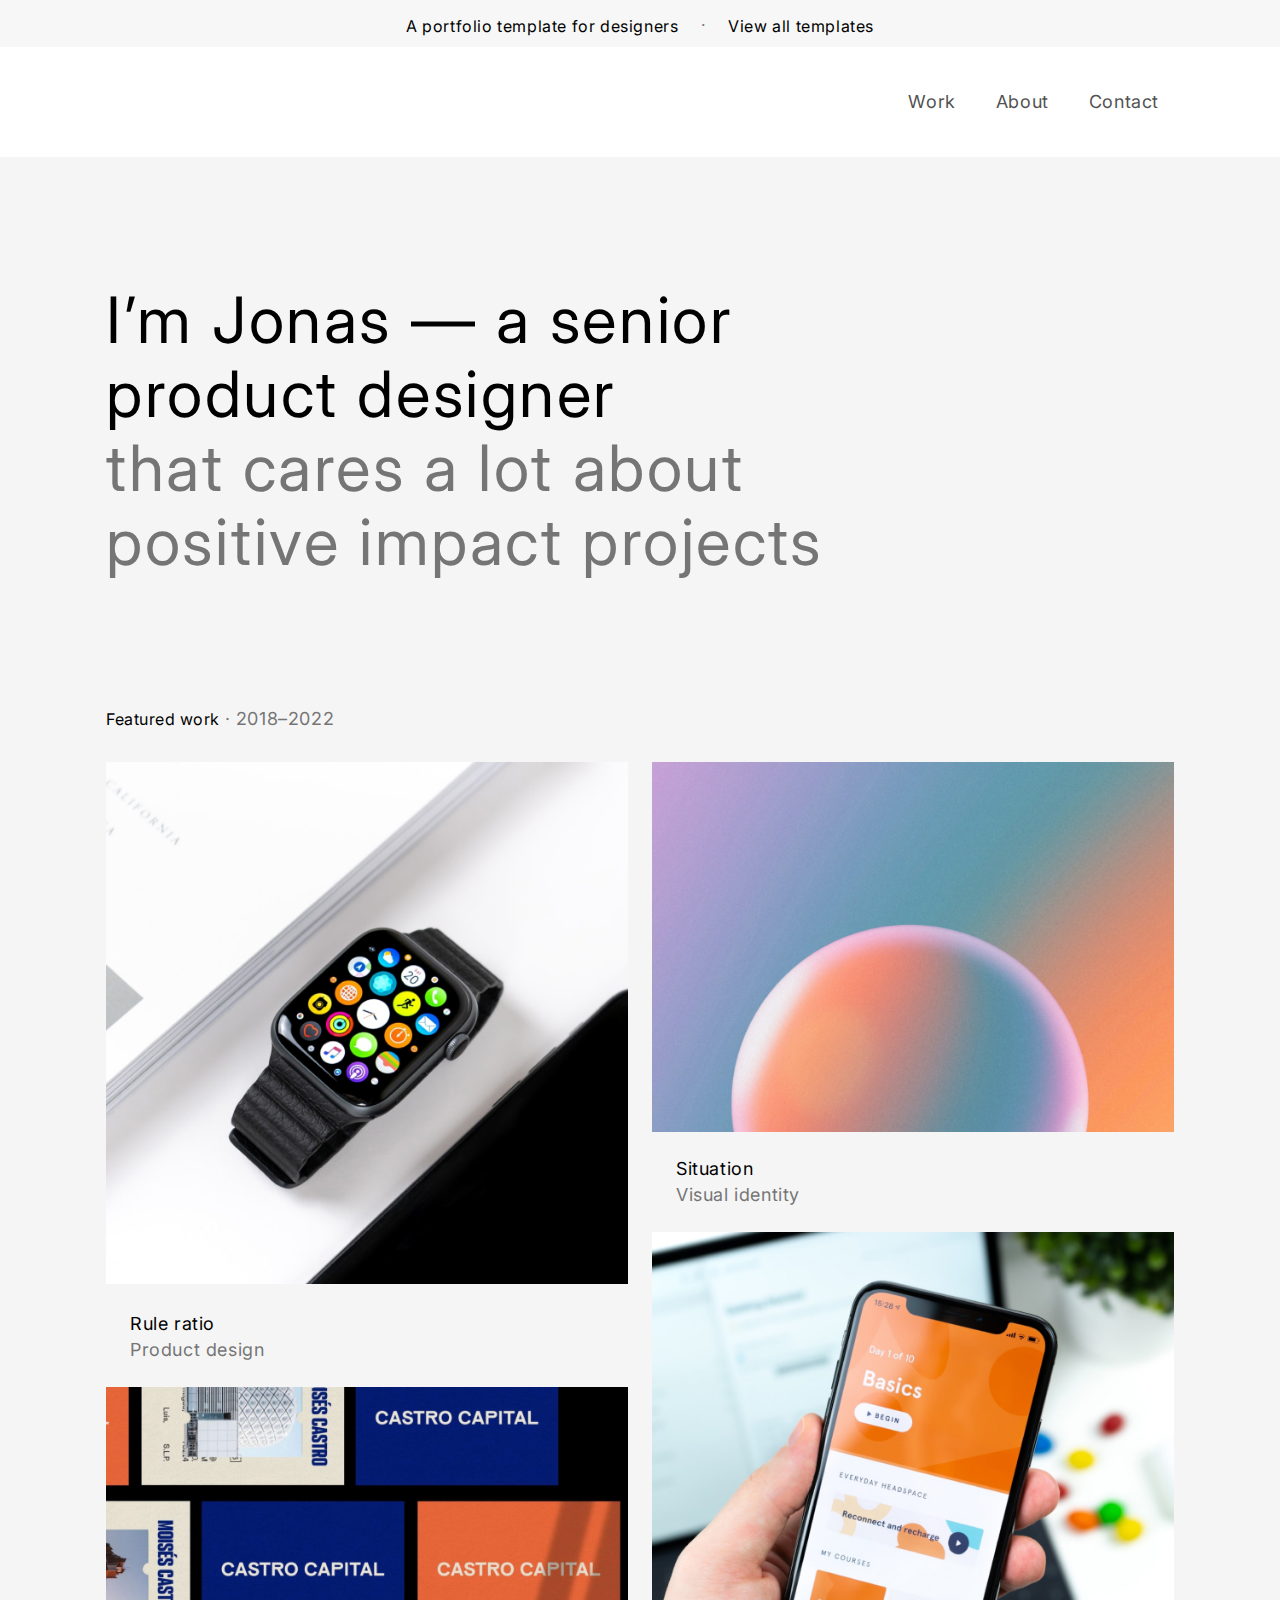
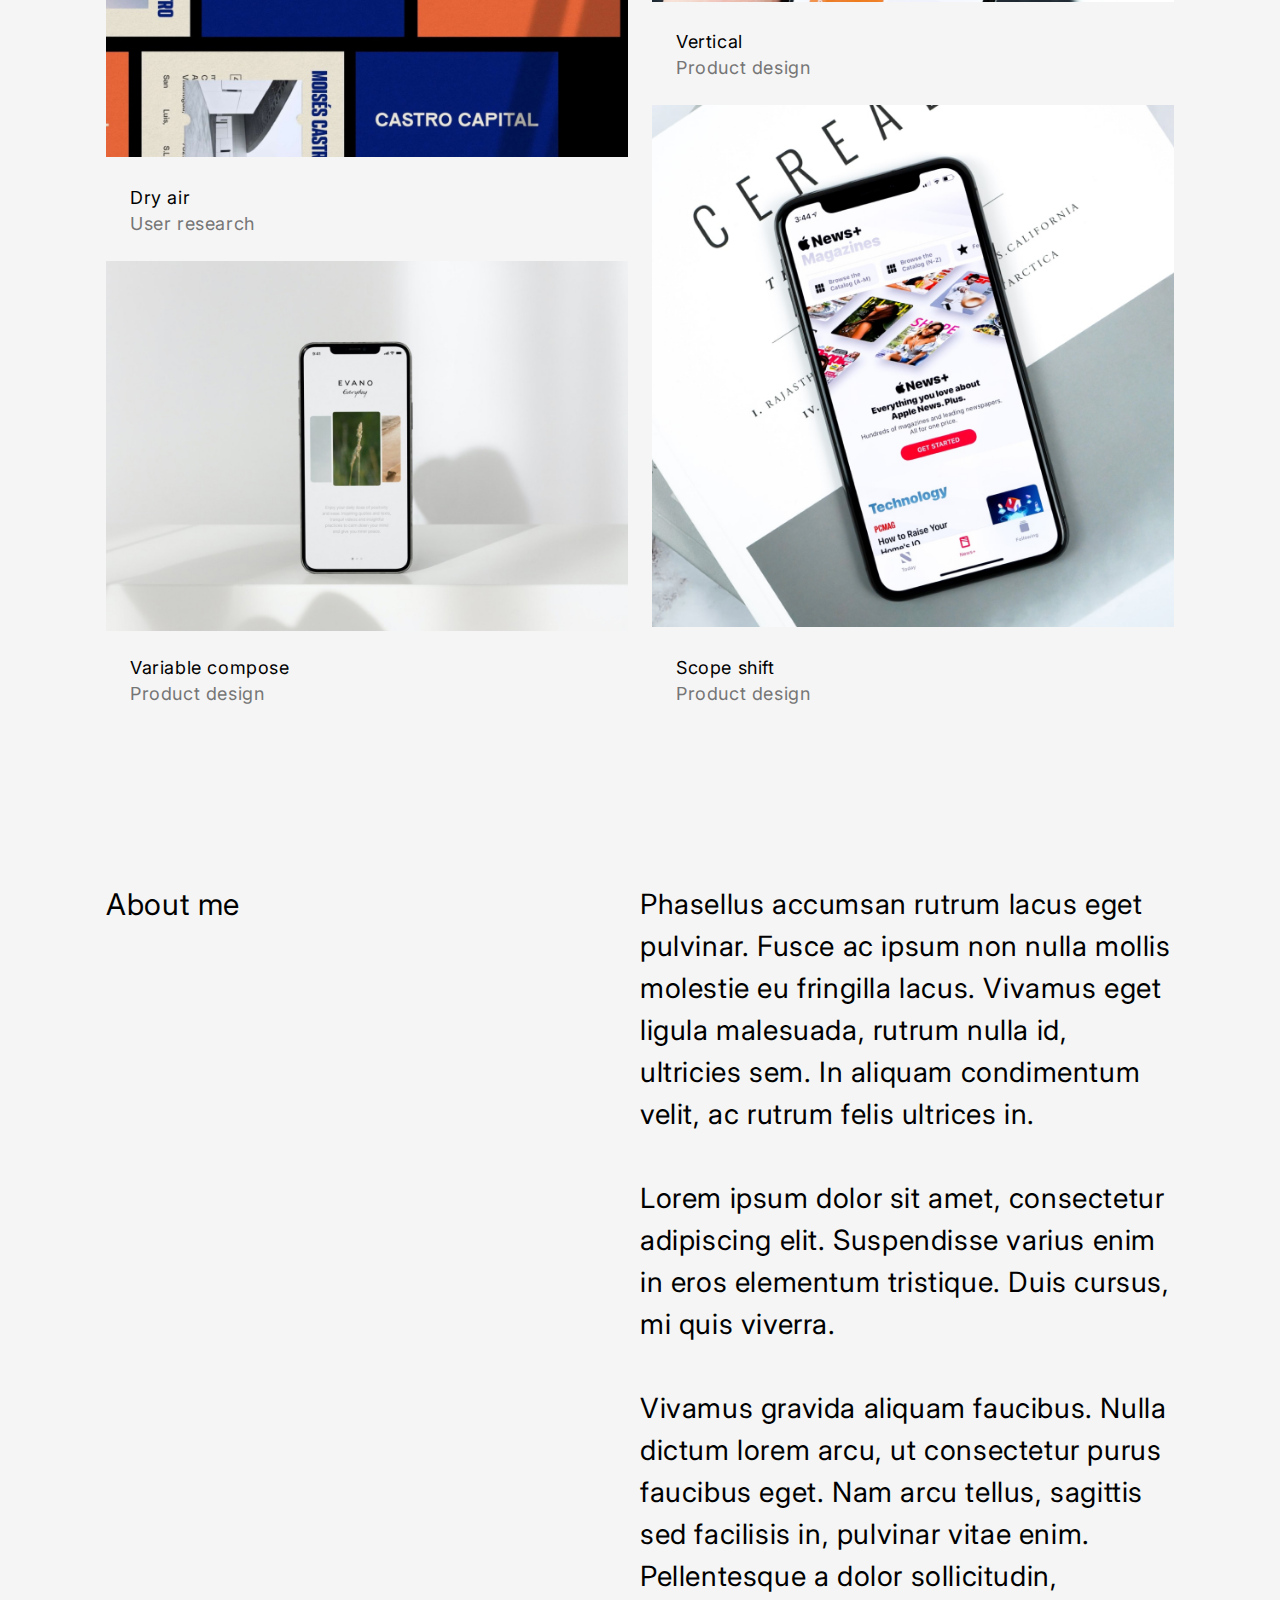
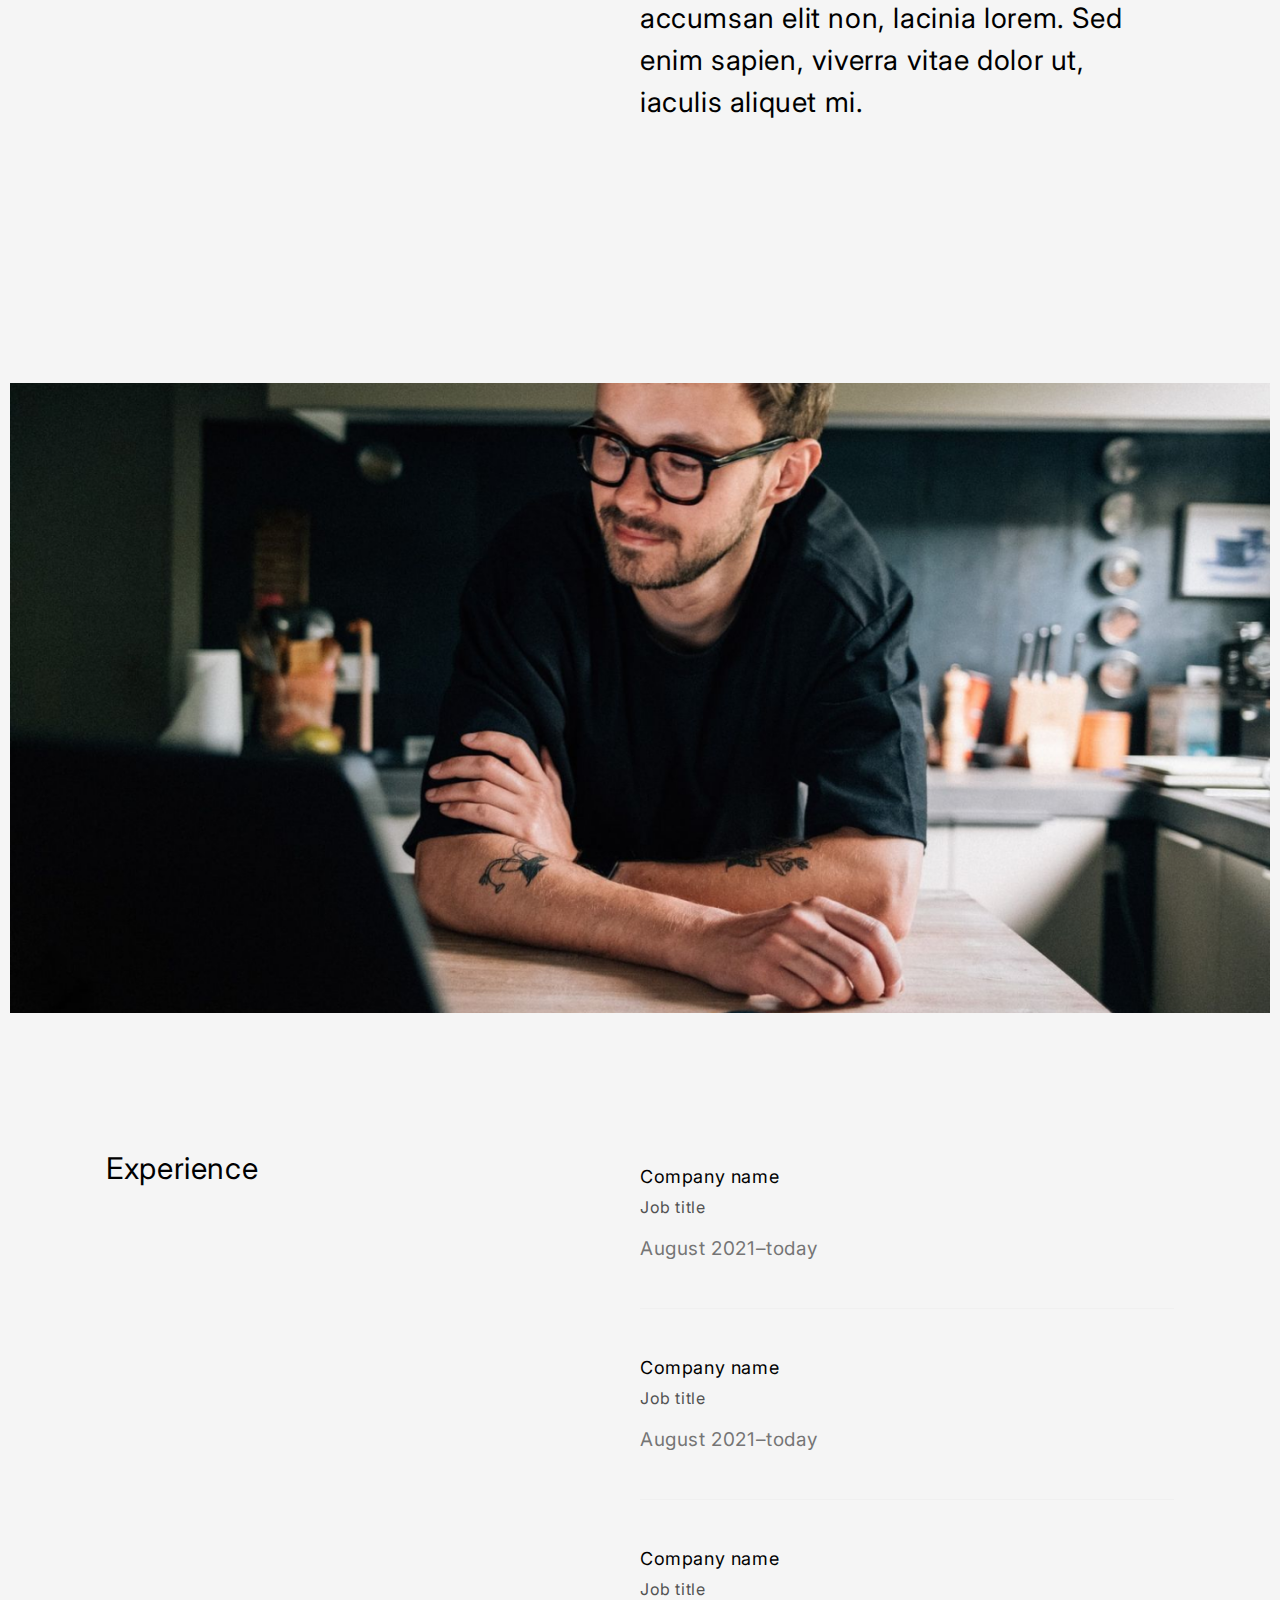
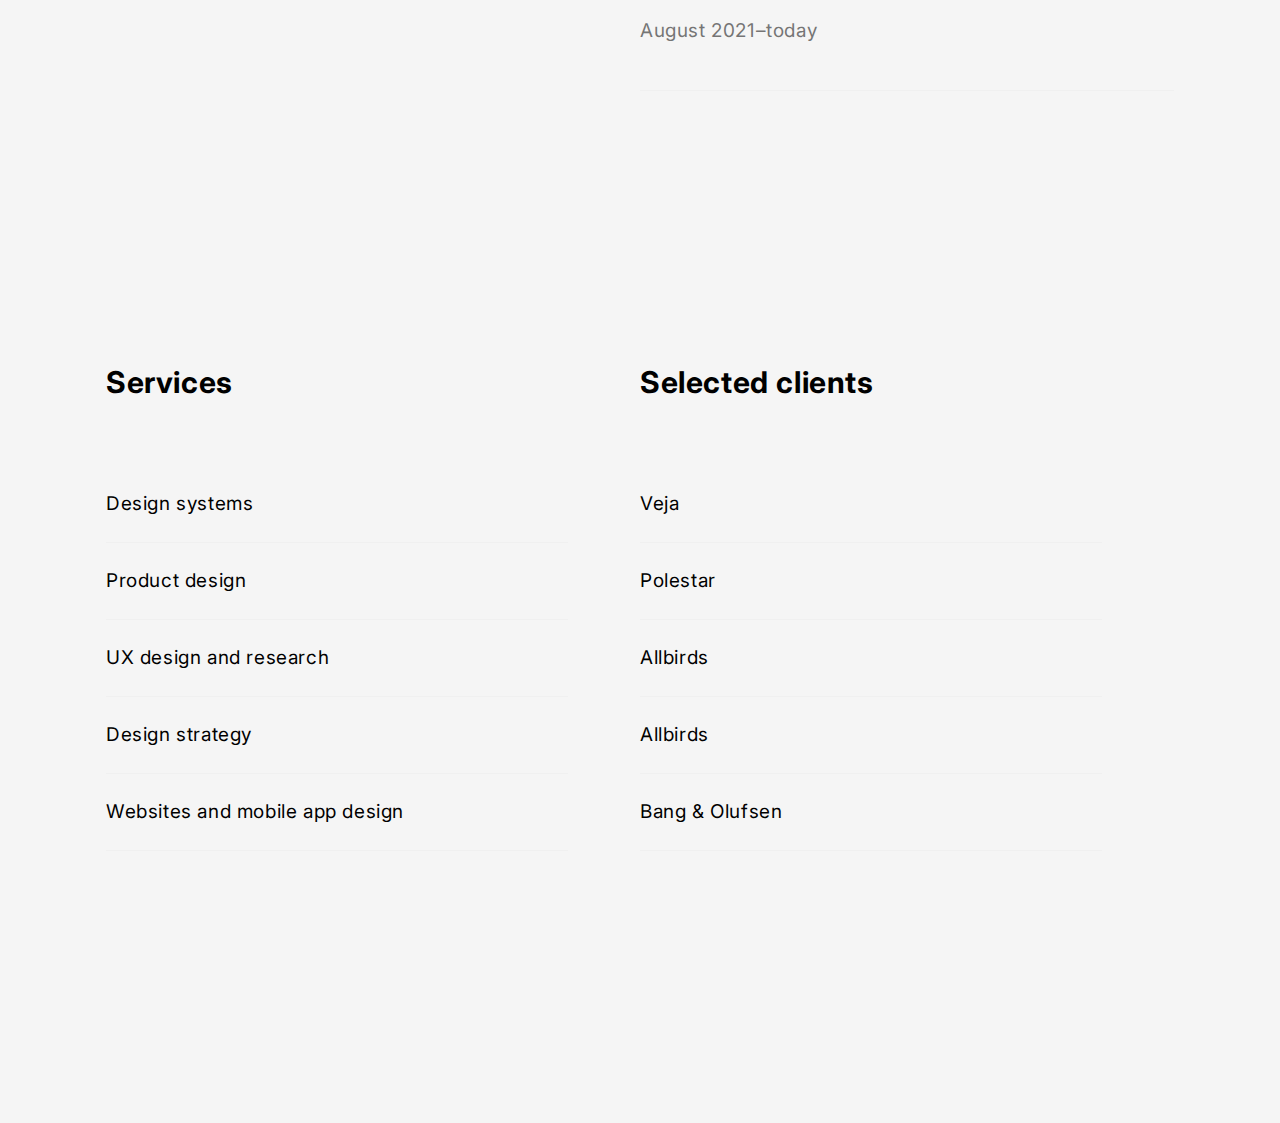
<file: index.html>
<!DOCTYPE html>
<html lang="en">

<head>
  <meta charset="UTF-8">
  <meta http-equiv="X-UA-Compatible" content="IE=edge">
  <meta name="viewport" content="width=device-width, initial-scale=1.0">
  <title>Document</title>
  <link rel="preconnect" href="https://fonts.googleapis.com">
  <link rel="preconnect" href="https://fonts.gstatic.com" crossorigin>
  <link href="https://fonts.googleapis.com/css2?family=Inter&display=swap" rel="stylesheet">
  <link rel="stylesheet" href="css/normolize.css">
  <link rel="stylesheet" href="css/style.css">
</head>

<body>
  <header>
    <div class="header">
      <div class="header-portfolio">
        <span class="potfolio-text">A portfolio template for designers</span>
        <span class="potfolio-text dot">.</span>
        <span class="potfolio-text">View all templates</span>
      </div>
      <div class="bg-color">
        <div class="container">
          <div class="header-nav">
            <nav class="nav">
              <ul class="head-nav">
              
                  <li class="li-nav"><a href="#">Work</a></li>
                  <li class="li-nav"><a href="#">About</a></li>
                  <li class="li-nav"><a href="#">Contact</a></li>

              </ul>
            </nav>
          </div>
        </div>
      </div>
    </div>
  </header>

  <section class="jonas">
    <div class="container">
      <div class="jonas-info">
        <p class="jonas-text">
          I’m Jonas — a senior product designer
          <br>
          <span class="jonas-span">that cares a lot about positive impact projects</span>
        </p>
      </div>
    </div>
  </section>

  <section class="Featured-work bg">
    <div class="container">
      <div class="Featured-work_info">
        <p class="Featured-work_p">
          Featured work <span> · 2018–2022</span>
        </p>
        <div class="Featured-work_body">
          <div class="section">
            <div class="Featured-work_section big-img">
              <img class="featured-img " src="image/watch.jpg" alt="">
              <div class="fearured-work_text">
                <h3 class="featured-text">Rule ratio <br><span>Product design</span></h3>
              </div>
            </div>
            <div class="Featured-work_section"><img class="featured-img " src="image/Dry-air.jpg" alt="">
              <div class="fearuted-work_text">
                <div class="featured-work_text">
                  <h3 class="featured-text">Dry air <br><span>User research</span></h3>
                </div>
              </div>
            </div>
            <div class="Featured-work_section content"><img class="featured-img " src="image/Variable-compose.jpg"
                alt="">
              <div class="featured-work_text">
                <h3 class="featured-text">Variable compose <br><span>Product design</span></h3>
              </div>
            </div>
          </div>

          <div class="section">
            <div class="Featured-work_section content"><img class="featured-img " src="image/Situation.jpg" alt="">
              <div class="featured-work_text">
                <h3 class="featured-text">Situation <br><span>Visual identity</span></h3>
              </div>
            </div>
            <div class="Featured-work_section"><img class="featured-img " src="image/Vertical.jpg" alt="">
              <div class="featured-work-text">
                <h3 class="featured-text">Vertical <br><span>Product design</span></h3>
              </div>
            </div>
            <div class="Featured-work_section">
              <img class="featured-img  " src="image/scope-shift.png" alt="">
              <div class="featured-work_text">
                <h3 class="featured-text">Scope shift <br><span>Product design</span></h3>
              </div>
            </div>
          </div>
        </div>
      </div>
      <div class="about">
        <div class="about-me">
          <p class="about-me_text">
            About me
          </p>
        </div>
        <div class="about-me">
          <p class="about-text">
            Phasellus accumsan rutrum lacus eget pulvinar. Fusce ac ipsum non nulla mollis molestie eu fringilla
            lacus. Vivamus eget
            ligula malesuada, rutrum nulla id, ultricies sem. In aliquam condimentum velit, ac rutrum felis ultrices
            in.
          </p>
          <p class="about-text">
            Lorem ipsum dolor sit amet, consectetur adipiscing elit. Suspendisse varius enim in eros elementum
            tristique. Duis
            cursus, mi quis viverra.
          </p>
          <p class="about-text">
            Vivamus gravida aliquam faucibus. Nulla dictum lorem arcu, ut consectetur purus faucibus eget. Nam arcu
            tellus, sagittis
            sed facilisis in, pulvinar vitae enim. Pellentesque a dolor sollicitudin, accumsan elit non, lacinia
            lorem. Sed enim
            sapien, viverra vitae dolor ut, iaculis aliquet mi.
          </p>
        </div>
      </div>
    </div>
    </div>
  </section>

  <section class="img">
    <div class="container">
      <img class="section_img" src="image/boy.jpg" alt="">
    </div>
  </section>

  <section class="service">
    <div class="container">
      <div class="services-body">
        <div class="experience">
          <div class="experience-text">
            <p class="experience-info">
              Experience
            </p>
          </div>
          <div class="experience-list">
            <ul>
              <li class="experience-item">
                <p class="experience-first">
                  Company name
                </p>
                <p class="experience-second">
                  Job title
                </p>
                <p class="experience-three">
                  August 2021–today
                </p>
              </li>
              <li class="experience-item">
                <p class="experience-first">
                  Company name
                </p>
                <p class="experience-second">
                  Job title
                </p>
                <p class="experience-three">
                  August 2021–today
                </p>
              </li>
              <li class="experience-item">
                <p class="experience-first">
                  Company name
                </p>
                <p class="experience-second">
                  Job title
                </p>
                <p class="experience-three">
                  August 2021–today
                </p>
              </li>
            </ul>
          </div>
        </div>
        <div class="servise">
          <div class="servises">
            <h3 class="servises-info">
              Services
            </h3>
            <ul>
              <li class="servises-item">
                <spam class="servises-text">Design systems
                </spam>
              </li>
              <li class="servises-item">
                <spam class="servises-text">
                  Product design
                </spam>
              </li class="servises-item">
              <li class="servises-item">
                <spam class="servises-text">
                  UX design and research
                </spam>
              </li>
              <li class="servises-item">
                <spam class="servises-text">
                  Design strategy
                </spam>
              </li >
              <li class="servises-item">
                <spam class="servises-text">
                  Websites and mobile app design
                </spam>
              </li>
            </ul>
          </div>
          <div class="clients">
            <h3 class="servises-info">
              Selected clients
            </h3>
            <ul>
              <li class="servises-item">
                <spam class="servises-text">
                  Veja
                </spam>
              </li>
              <li class="servises-item">
                <spam class="servises-text">
                  Polestar
                </spam>
              </li>
              <li class="servises-item">
                <spam class="servises-text">
                  Allbirds
                </spam>
              </li>
              <li class="servises-item">
                <spam class="servises-text">
                  Allbirds
                </spam>
              </li>
              <li class="servises-item">
                <spam class="servises-text">
                  Bang & Olufsen
                </spam>
              </li>
            </ul>
          </div>
        </div>
      </div>
    </div>
  </section>


</body>

</html>
</file>
<file: css/style.css>
*{
  box-sizing: border-box;
  letter-spacing: 0.6px;
}
body{
  font-family: 'Inter', sans-serif;
  background: #F5F5F5;
}
.bg-color{
background-color: #fff;
}
ul{

  padding-left: 0;
}
li{
  list-style: none;
}
p,
h3{
  margin: 0;
}
a{
  text-decoration: none;
  color: inherit;

}
.container {
  max-width: 1460px;
  margin: 0 auto;
  padding: 0 10px;
}
.header-portfolio{
  text-align: center;
  background: #F7F7F7;
  padding: 11px 0;
}

.portfolio-text{
  color: #333333;
  font-size: 12px;
  line-height: 20px;
  letter-spacing: 0.13px;
}
.dot{
vertical-align: super;
margin-right: 18px;
margin-left: 18px;
color: #757575;
}
.header-nav{
  display: flex;
  justify-content:end ;
  padding: 25px 0;
margin-right: 71px;
}
.head-nav{
  display: flex;
 
}
.li-nav{
margin-right: 40px;
  font-size: 18px;
  line-height: 28px;
  color: #525252;
}
.jonas-info{
  padding-left: 96px;
  padding-top: 126px;
}
.jonas-text,.jonas-span{
  color: #000000;
  font-size: 64px;
  line-height: 74px;
  letter-spacing: 2.56px;
  max-width: 825px;
}
.jonas-span{
  color: #757575;
  max-width: 877px;
   margin-bottom: 54px;
}
.Featured-work_info{
padding: 128px 96px 152px 96px;
}
.Featured-work_p{
  font-size: 16px;
  line-height: 23px;
  letter-spacing: 0.54px;
  margin-bottom: 31px;
}
.Featured-work_p>span{
font-size: 18px;
line-height: 23px;
color: #757575;
}
.Featured-work_body{
display: flex;
}
.Featured-work_section{
display: inline-block;
}

.section{
  display: flex;
  flex-direction: column;
  max-width: 612px;
}
.featured-img{
 max-width: 100%;
}
 .content{
  display: contents;
 }
 .section:first-child{
 margin-right: 24px;
 }
 .featured-text{
  margin: 24px 0 24px 24px;
  font-size: 18px;
  line-height: 26px;
  letter-spacing: 0.6px;
  font-weight: 400;
 }
 .featured-text>span{
  color: #757575;
 }
 .about{
  display: flex;
  padding: 0 96px;
 padding-bottom: 260px;
 }
 .section_img{
width: 100%;
 }

 .about-me{
  width: 50%;
 }
.about-me_text{
  font-size: 30px;
  line-height: 42px;
  letter-spacing: 0.64px;
}
.about-text{
  font-size: 28px;
  line-height: 42px;
  margin-bottom: 42px;
}
.about-text:last-child{
  margin-bottom: 0;
}
.services-body{
 padding: 132px 96px 256px 96px;
}
.experience{
  display: flex;
  width: 100%;
  margin-bottom: 254px;
}
.experience-list{
  width: 50%;
}
.experience-text,
.experience-info{
  width: 50%;
}
.experience-info{
font-size: 30px;
line-height: 41px;
letter-spacing: 0.64px;
}
.experience-first{
  font-size: 18px;
  line-height: 26px;
  letter-spacing: 0.6px;
  margin-bottom: 4px;
}
.experience-second{
  font-size: 16px;
  line-height: 26px;
  letter-spacing: 0.6px;
  color: #525252;
  margin-bottom: 16px;
}
.experience-three{
  font-size: 19px;
  line-height: 26px;
  letter-spacing: 0.6px;
  color: #757575;
}
.experience-item{
padding: 46px 0;
border-bottom: 1px solid #F0F0F0;
display: block;
width: 100%;
}
.experience-item:first-child{
  padding-top: 0;
}
.experience-item:last-child{
  margin-bottom: 0;
}
.servise{
display: flex;
}
.servises,
.clients{
  width: 50%;
}

.servises-info{
  font-size: 30px;
  line-height: 42px;
  letter-spacing: 0.6px;
  margin-bottom: 63px;
}
.servises-text{
  font-size: 19px;
  line-height: 26px;
}
.servises-item{
padding: 25px 0;
border-bottom: 1px solid #F0F0F0;
margin-right: 72px;
}

.card-body{
margin: 128px 96px;
height: 596px;
background: #FFEBD8;
border-radius: 20px;
display: flex;
justify-content:center;
align-items: center;
flex-direction: column;
}
.card-text{
  font-size: 57px;
  line-height: 73px;
  letter-spacing: 2.56px;
  max-width: 638px;
  text-align: center;
  margin-bottom: 64px;
}
.card-link{
 font-size: 37px;
  line-height: 52px;
  letter-spacing: 1.2px;
}
.footer-body{
    margin: 0 96px;
    padding: 128px 0;
}
.link{
  display: flex;
justify-content: space-between;
padding-bottom: 64px;
border-bottom: 1px solid #F0F0F0;
}
.footer-nav{
  display: flex;
}
.footer-nav_li{
  margin-right: 31px;
  font-size: 19px;
  line-height: 30px;
  letter-spacing: 0.2px;
}
.footer-nav_li:last-child{
  margin-right: 0;
}
.info{
  display: flex;
  justify-content: space-between;
  margin-top: 64px;
}
.footer-text{
  display: flex;
  align-items: center;
}
.footer-link{
  font-size: 14px;
  line-height: 21px;
  letter-spacing: 2px;
  margin-right: 32px;
}
.footer-info{
  color: #525252;
  font-size: 14px;
  line-height: 21px;
  letter-spacing: 0.14px;
  margin-left: 31px;
}

@media(max-width: 950px) {
  .potfolio-text {
    font-size: 13px;
  }

  .dot {
    vertical-align: middle;
    margin: 0 5px;
  }

  .header-nav {
    margin-right: 0;
    justify-content: center;
    font-size: 13px;
    padding: 0;
  }

  .li-nav:nth-child(3) {
    margin-right: 0;
  }

  .jonas-info {
    padding-top: 65px;
    padding-left: 45px;
  }

  .jonas-text,
  .jonas-span {
    font-size: 17px;
    line-height: 22px;
    padding-top: 30px;
    width: 265px;
    margin: 0 auto;
  }

  .Featured-work_info {
    padding: 50px 40px;
  }

  .featured-text {
    font-size: 10px;
    margin-left: 0;
    line-height: 12px;
    margin: 12px 0;
  }

  .Featured-work_p {
    font-size: 10px;
    line-height: 14px;
  }

  .Featured-work_p>span {
    font-size: 12px;
    line-height: 14px;
  }

  .about {
    padding: 0 40px;
    padding-bottom: 60px;
  }

  .about-me_text {
    line-height: 0;
  }

  .about-me_text,
  .about-text {
    font-size: 15px;
    line-height: 19px;
    margin-bottom: 20px;
  }

  .services-body {
    padding: 0 40px;
    padding-top: 100px;
  }

  .experience-info {
    font-size: 15px;
  }

  .servises-item {
    margin-right: 20px;
    padding: 15px 0;
  }

  .experience-first {
    font-size: 14px;
    line-height: 16px;
  }

  .experience-second {
    font-size: 12px;
    line-height: 16px;
  }

  .experience-three {
    font-size: 15px;
    line-height: 16px;
  }

  .experience-item {
    padding: 25px 0;
  }

  .experience {
    margin-bottom: 100px;
  }

  .servises-info {
    font-size: 17px;
    line-height: 16px;
    margin-bottom: 25px;
  }

  .servises-text {
    font-size: 10px;
    line-height: 17px;
  }

  .footer-body {
    padding: 50px 0;
    margin: 0 40px;
  }

  .link {
    padding-bottom: 15px;
  }

  .card-body {
    margin: 70px 40px;
    height: 380px;
  }

  .card-text {
    font-size: 23px;
    line-height: 30px;
    max-width: 300px;
    margin-bottom: 30px;
  }

  .card-link {
    font-size: 20px;
    line-height: 25px;
  }

  .footer-nav_li {
    margin-right: 26px;
    font-size: 18px;
    line-height: 0;
  }

  .info {
    margin-top: 15px;
  }

  .footer-link {
    font-size: 15px;
    line-height: 0;
    margin-right: 21px;
  }

  .footer-info {
    font-size: 14px;
    line-height: 0;
    margin-left: 26px;
  }
}








  @media (max-width: 600px){
  
  .potfolio-text{
    font-size: 10px;
  }
  .dot{
    vertical-align: middle;
     margin: 0 5px;   
  }
    .header-nav{
      margin-right: 0;
      justify-content: center;
      font-size: 13px;
      padding: 0;
    }
    .li-nav:nth-child(3){
      margin-right: 0;
    }
        .jonas-info{
          padding-top: 65px;
          padding-left: 45px;
        }
    .jonas-text,
      .jonas-span{
        font-size: 17px;
        line-height: 22px;
        padding-top: 30px;
        width: 265px;
      }
       .Featured-work_info{
       padding: 50px 40px;
       text-align: center;
       }
           .featured-text{
          font-size: 10px;
          margin-left: 0;
          line-height: 12px;
          margin: 12px 0;
           }
        .Featured-work_p{
          font-size: 10px;
          line-height: 14px;
          text-align: center;
        }
        .Featured-work_p>span{
          font-size: 12px;
          line-height: 14px;
        }
        .about{
          padding: 0 40px;
          padding-bottom: 60px;  
        }
      .about-me_text{
        line-height: 0;
      }
      .about-me_text,
      .about-text{
        font-size: 15px;
        line-height: 19px;
        margin-bottom: 20px;
      }
      .services-body{
        padding: 0 40px;
        padding-top: 100px;
      }
      .experience-info{
        font-size: 15px;
      }
       .servises-item{
        margin-right: 20px;
        padding: 15px 0;
       }
      .experience-first{
         font-size: 14px;
         line-height: 16px; 
      }
       .experience-second{
       font-size: 12px;
       line-height: 16px;
       }
       .experience-three{
       font-size: 15px;
       line-height: 16px;
       }
       .experience-item{
        padding: 25px 0;
       }
      .experience{
       margin-bottom: 100px;
       }
      .servises-info{
        font-size: 15px;
        line-height: 16px;
        margin-bottom: 25px;
      }
      .servises-text {
        font-size: 7px;
        line-height: 17px;
      }
       .footer-body{
         padding: 50px 0;
         margin: 0 40px;
       }
       .link{
        padding-bottom: 0;
       }
      .card-body{
        margin: 70px 40px;
        height: 380px;
      }
      .card-text{
        font-size: 23px;
        line-height: 30px;
      }
      .card-link{
        font-size: 20px;
        line-height: 25px;
      }
    
      .footer-nav_li{
       margin-right: 5px;
       font-size: 8px;
       line-height: 0;
      }
      .info{
        margin-top: 10px;
      }
      .footer-link{
        font-size: 6px;
        line-height: 0;
        margin-right: 6px;
      }
      .footer-info{
        font-size: 7px;
        line-height: 0;
      margin-left: 6px;
      }
   } 



















 @media (max-width: 395px) {
   .potfolio-text {
     font-size: 10px;
   }

   .dot {
     vertical-align: middle;
     margin: 0 5px;
   }

   .header-nav {
     margin-right: 0;
     justify-content: center;
     font-size: 13px;
     padding: 0;
   }
    .li-nav{
      font-size: 12px;
    }
   .li-nav:nth-child(3) {
     margin-right: 0;
   }

   .jonas-info {
     padding-top: 65px;
     padding-left: 45px;
   }

   .jonas-text,
   .jonas-span {
     font-size: 17px;
     line-height: 22px;
     padding-top: 30px;
     width: 265px;
   }

   .Featured-work_info {
     padding: 50px 0;
     text-align: center;
   }

   .featured-text {
     font-size: 10px;
     margin-left: 0;
     line-height: 12px;
     margin: 12px 0;
   }

   .Featured-work_p {
     font-size: 10px;
     line-height: 14px;
     text-align: center;
   }

   .Featured-work_p>span {
     font-size: 12px;
     line-height: 14px;
   }

   .about {
     padding: 0;
     padding-bottom: 60px;
   }

   .about-me_text {
     line-height: 0;
   }

   .about-me_text,
   .about-text {
     font-size: 15px;
     line-height: 19px;
     margin-bottom: 20px;
   }

   .services-body {
     padding: 0;
     padding-top: 100px;
   }

   .experience-info {
     font-size: 15px;
   }

   .servises-item {
     margin-right: 20px;
     padding: 15px 0;
   }

   .experience-first {
     font-size: 14px;
     line-height: 16px;
   }

   .experience-second {
     font-size: 12px;
     line-height: 16px;
   }

   .experience-three {
     font-size: 15px;
     line-height: 16px;
   }

   .experience-item {
     padding: 25px 0;
   }

   .experience {
     margin-bottom: 100px;
   }

   .servises-info {
     font-size: 15px;
     line-height: 16px;
     margin-bottom: 25px;
   }

   .servises-text {
     font-size: 7px;
     line-height: 17px;
   }

   .footer-body {
     padding: 50px 0;
     margin: 0 ;
   }

   .link {
     padding-bottom: 0;
   }

   .card-body {
     margin: 70px 0;
     height: 380px;
   }

   .card-text {
     font-size: 23px;
     line-height: 30px;
   }

   .card-link {
     font-size: 20px;
     line-height: 25px;
   }

   .footer-nav_li {
     margin-right: 5px;
     font-size: 8px;
     line-height: 0;
   }

   .info {
     margin-top: 10px;
   }

   .footer-link {
     font-size: 4px;
     line-height: 0;
     margin-right: 4px;
   }

   .footer-info {
     font-size: 4px;
     line-height: 0;
     margin-left: 4px;
   }
 }
</file>
<file: css/normolize.css>
/*! normalize.css v8.0.1 | MIT License | github.com/necolas/normalize.css */

/* Document
   ========================================================================== */

/**
 * 1. Correct the line height in all browsers.
 * 2. Prevent adjustments of font size after orientation changes in iOS.
 */

html {
  line-height: 1.15; /* 1 */
  -webkit-text-size-adjust: 100%; /* 2 */
}

/* Sections
   ========================================================================== */

/**
 * Remove the margin in all browsers.
 */

body {
  margin: 0;
}

/**
 * Render the `main` element consistently in IE.
 */

main {
  display: block;
}

/**
 * Correct the font size and margin on `h1` elements within `section` and
 * `article` contexts in Chrome, Firefox, and Safari.
 */

h1 {
  font-size: 2em;
  margin: 0.67em 0;
}

/* Grouping content
   ========================================================================== */

/**
 * 1. Add the correct box sizing in Firefox.
 * 2. Show the overflow in Edge and IE.
 */

hr {
  box-sizing: content-box; /* 1 */
  height: 0; /* 1 */
  overflow: visible; /* 2 */
}

/**
 * 1. Correct the inheritance and scaling of font size in all browsers.
 * 2. Correct the odd `em` font sizing in all browsers.
 */

pre {
  font-family: monospace, monospace; /* 1 */
  font-size: 1em; /* 2 */
}

/* Text-level semantics
   ========================================================================== */

/**
 * Remove the gray background on active links in IE 10.
 */

a {
  background-color: transparent;
}

/**
 * 1. Remove the bottom border in Chrome 57-
 * 2. Add the correct text decoration in Chrome, Edge, IE, Opera, and Safari.
 */

abbr[title] {
  border-bottom: none; /* 1 */
  text-decoration: underline; /* 2 */
  text-decoration: underline dotted; /* 2 */
}

/**
 * Add the correct font weight in Chrome, Edge, and Safari.
 */

b,
strong {
  font-weight: bolder;
}

/**
 * 1. Correct the inheritance and scaling of font size in all browsers.
 * 2. Correct the odd `em` font sizing in all browsers.
 */

code,
kbd,
samp {
  font-family: monospace, monospace; /* 1 */
  font-size: 1em; /* 2 */
}

/**
 * Add the correct font size in all browsers.
 */

small {
  font-size: 80%;
}

/**
 * Prevent `sub` and `sup` elements from affecting the line height in
 * all browsers.
 */

sub,
sup {
  font-size: 75%;
  line-height: 0;
  position: relative;
  vertical-align: baseline;
}

sub {
  bottom: -0.25em;
}

sup {
  top: -0.5em;
}

/* Embedded content
   ========================================================================== */

/**
 * Remove the border on images inside links in IE 10.
 */

img {
  border-style: none;
}

/* Forms
   ========================================================================== */

/**
 * 1. Change the font styles in all browsers.
 * 2. Remove the margin in Firefox and Safari.
 */

button,
input,
optgroup,
select,
textarea {
  font-family: inherit; /* 1 */
  font-size: 100%; /* 1 */
  line-height: 1.15; /* 1 */
  margin: 0; /* 2 */
}

/**
 * Show the overflow in IE.
 * 1. Show the overflow in Edge.
 */

button,
input { /* 1 */
  overflow: visible;
}

/**
 * Remove the inheritance of text transform in Edge, Firefox, and IE.
 * 1. Remove the inheritance of text transform in Firefox.
 */

button,
select { /* 1 */
  text-transform: none;
}

/**
 * Correct the inability to style clickable types in iOS and Safari.
 */

button,
[type="button"],
[type="reset"],
[type="submit"] {
  -webkit-appearance: button;
}

/**
 * Remove the inner border and padding in Firefox.
 */

button::-moz-focus-inner,
[type="button"]::-moz-focus-inner,
[type="reset"]::-moz-focus-inner,
[type="submit"]::-moz-focus-inner {
  border-style: none;
  padding: 0;
}

/**
 * Restore the focus styles unset by the previous rule.
 */

button:-moz-focusring,
[type="button"]:-moz-focusring,
[type="reset"]:-moz-focusring,
[type="submit"]:-moz-focusring {
  outline: 1px dotted ButtonText;
}

/**
 * Correct the padding in Firefox.
 */

fieldset {
  padding: 0.35em 0.75em 0.625em;
}

/**
 * 1. Correct the text wrapping in Edge and IE.
 * 2. Correct the color inheritance from `fieldset` elements in IE.
 * 3. Remove the padding so developers are not caught out when they zero out
 *    `fieldset` elements in all browsers.
 */

legend {
  box-sizing: border-box; /* 1 */
  color: inherit; /* 2 */
  display: table; /* 1 */
  max-width: 100%; /* 1 */
  padding: 0; /* 3 */
  white-space: normal; /* 1 */
}

/**
 * Add the correct vertical alignment in Chrome, Firefox, and Opera.
 */

progress {
  vertical-align: baseline;
}

/**
 * Remove the default vertical scrollbar in IE 10+.
 */

textarea {
  overflow: auto;
}

/**
 * 1. Add the correct box sizing in IE 10.
 * 2. Remove the padding in IE 10.
 */

[type="checkbox"],
[type="radio"] {
  box-sizing: border-box; /* 1 */
  padding: 0; /* 2 */
}

/**
 * Correct the cursor style of increment and decrement buttons in Chrome.
 */

[type="number"]::-webkit-inner-spin-button,
[type="number"]::-webkit-outer-spin-button {
  height: auto;
}

/**
 * 1. Correct the odd appearance in Chrome and Safari.
 * 2. Correct the outline style in Safari.
 */

[type="search"] {
  -webkit-appearance: textfield; /* 1 */
  outline-offset: -2px; /* 2 */
}

/**
 * Remove the inner padding in Chrome and Safari on macOS.
 */

[type="search"]::-webkit-search-decoration {
  -webkit-appearance: none;
}

/**
 * 1. Correct the inability to style clickable types in iOS and Safari.
 * 2. Change font properties to `inherit` in Safari.
 */

::-webkit-file-upload-button {
  -webkit-appearance: button; /* 1 */
  font: inherit; /* 2 */
}

/* Interactive
   ========================================================================== */

/*
 * Add the correct display in Edge, IE 10+, and Firefox.
 */

details {
  display: block;
}

/*
 * Add the correct display in all browsers.
 */

summary {
  display: list-item;
}

/* Misc
   ========================================================================== */

/**
 * Add the correct display in IE 10+.
 */

template {
  display: none;
}

/**
 * Add the correct display in IE 10.
 */

[hidden] {
  display: none;
}
</file>
